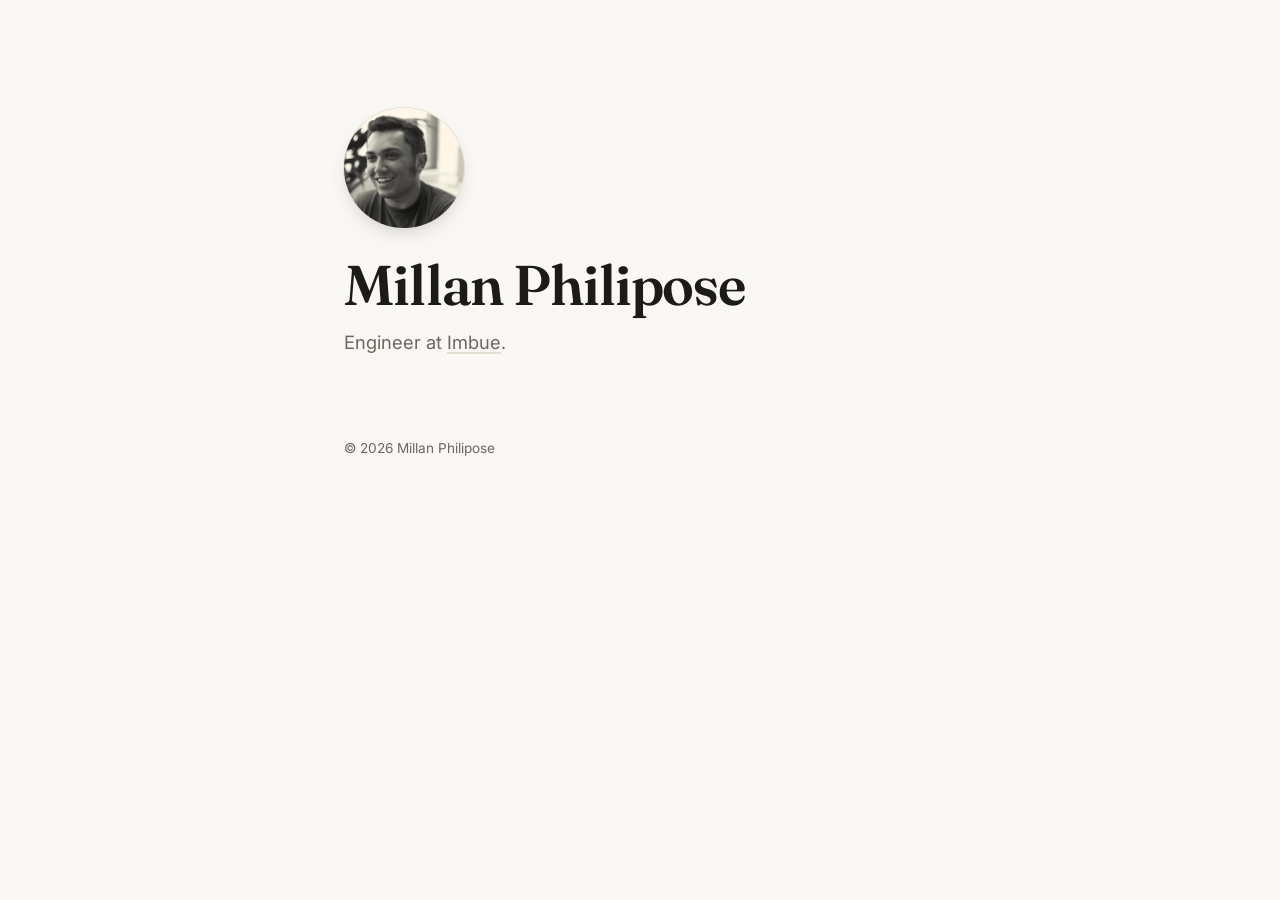
<file: index.html>
<!doctype html>
<html lang="en">
<head>
  <meta charset="utf-8">
  <meta name="viewport" content="width=device-width, initial-scale=1">
  <title>Millan Philipose</title>
  <meta name="description" content="Millan Philipose — personal website.">
  <link rel="canonical" href="https://millanphilipose.com/">
  <meta property="og:title" content="Millan Philipose">
  <meta property="og:url" content="https://millanphilipose.com/">
  <meta property="og:type" content="website">
  <meta property="og:image" content="https://millanphilipose.com/images/headshot.jpg">
  <link rel="icon" href="data:image/svg+xml,<svg xmlns='http://www.w3.org/2000/svg' viewBox='0 0 100 100'><text y='.9em' font-size='90' font-family='Georgia,serif'>m</text></svg>">
  <link rel="preconnect" href="https://fonts.googleapis.com">
  <link rel="preconnect" href="https://fonts.gstatic.com" crossorigin>
  <link href="https://fonts.googleapis.com/css2?family=Fraunces:opsz,wght@9..144,400;9..144,600&family=Inter:wght@400;500&display=swap" rel="stylesheet">
  <link rel="stylesheet" href="style.css">
</head>
<body>
  <main>
    <header>
      <img class="headshot" src="images/headshot.jpg" alt="Millan Philipose" width="564" height="564">
      <h1>Millan Philipose</h1>
      <p class="tagline">Engineer at <a href="https://imbue.com">Imbue</a>.</p>
    </header>

    <!-- TODO: fill in bio and projects, then uncomment.
    <section>
      <h2>About</h2>
      <p>
        A sentence or two about who you are, what you work on, and what you care about.
      </p>
    </section>

    <section>
      <h2>Projects</h2>
      <ul class="list">
        <li><a href="#">Project one</a><span>Short description of the project.</span></li>
        <li><a href="#">Project two</a><span>Short description of the project.</span></li>
      </ul>
    </section>
    -->

    <!--
    <section>
      <h2>Elsewhere</h2>
      <ul class="links">
        <li><a href="https://github.com/millanp">GitHub</a></li>
        <li><a href="https://www.linkedin.com/in/millan-philipose-a60154248">LinkedIn</a></li>
      </ul>
    </section>
    -->

    <footer>© <span id="y">2026</span> Millan Philipose</footer>
  </main>
  <script>document.getElementById('y').textContent = new Date().getFullYear();</script>
</body>
</html>
</file>
<file: style.css>
:root {
  --bg: #faf8f4;
  --fg: #1c1b19;
  --muted: #6b675f;
  --rule: #e4dfd5;
  --accent: #b2482b;
  color-scheme: light;
}
@media (prefers-color-scheme: dark) {
  :root {
    --bg: #141412;
    --fg: #ece8e0;
    --muted: #9a958b;
    --rule: #2c2a26;
    --accent: #e0805f;
    color-scheme: dark;
  }
}

* { box-sizing: border-box; }

body {
  margin: 0;
  background: var(--bg);
  color: var(--fg);
  font: 400 17px/1.65 Inter, system-ui, -apple-system, sans-serif;
  -webkit-font-smoothing: antialiased;
}

main {
  max-width: 40rem;
  margin: 0 auto;
  padding: clamp(3rem, 12vh, 8rem) 1.5rem 3rem;
}

.headshot {
  display: block;
  width: 7.5rem;
  height: 7.5rem;
  border-radius: 50%;
  object-fit: cover;
  margin-bottom: 1.75rem;
  box-shadow: 0 0 0 1px var(--rule), 0 8px 24px -12px rgb(0 0 0 / 0.35);
}

h1 {
  font: 600 clamp(2.4rem, 7vw, 3.5rem)/1.05 Fraunces, Georgia, serif;
  letter-spacing: -0.02em;
  margin: 0 0 0.75rem;
}

.tagline { color: var(--muted); font-size: 1.15rem; margin: 0; }

section {
  margin-top: 3.5rem;
  padding-top: 1.25rem;
  border-top: 1px solid var(--rule);
}

h2 {
  font: 500 0.75rem/1 Inter, system-ui, sans-serif;
  text-transform: uppercase;
  letter-spacing: 0.12em;
  color: var(--muted);
  margin: 0 0 1.25rem;
}

a {
  color: inherit;
  text-decoration: underline;
  text-decoration-color: var(--rule);
  text-underline-offset: 3px;
  text-decoration-thickness: 1.5px;
  transition: color .15s, text-decoration-color .15s;
}
a:hover { color: var(--accent); text-decoration-color: var(--accent); }

ul { list-style: none; margin: 0; padding: 0; }

.list li { margin-bottom: 1rem; }
.list a { font-weight: 500; }
.list span { display: block; color: var(--muted); }

.links { display: flex; flex-wrap: wrap; gap: 0.5rem 1.75rem; }

footer {
  margin-top: 5rem;
  color: var(--muted);
  font-size: 0.85rem;
}
</file>
